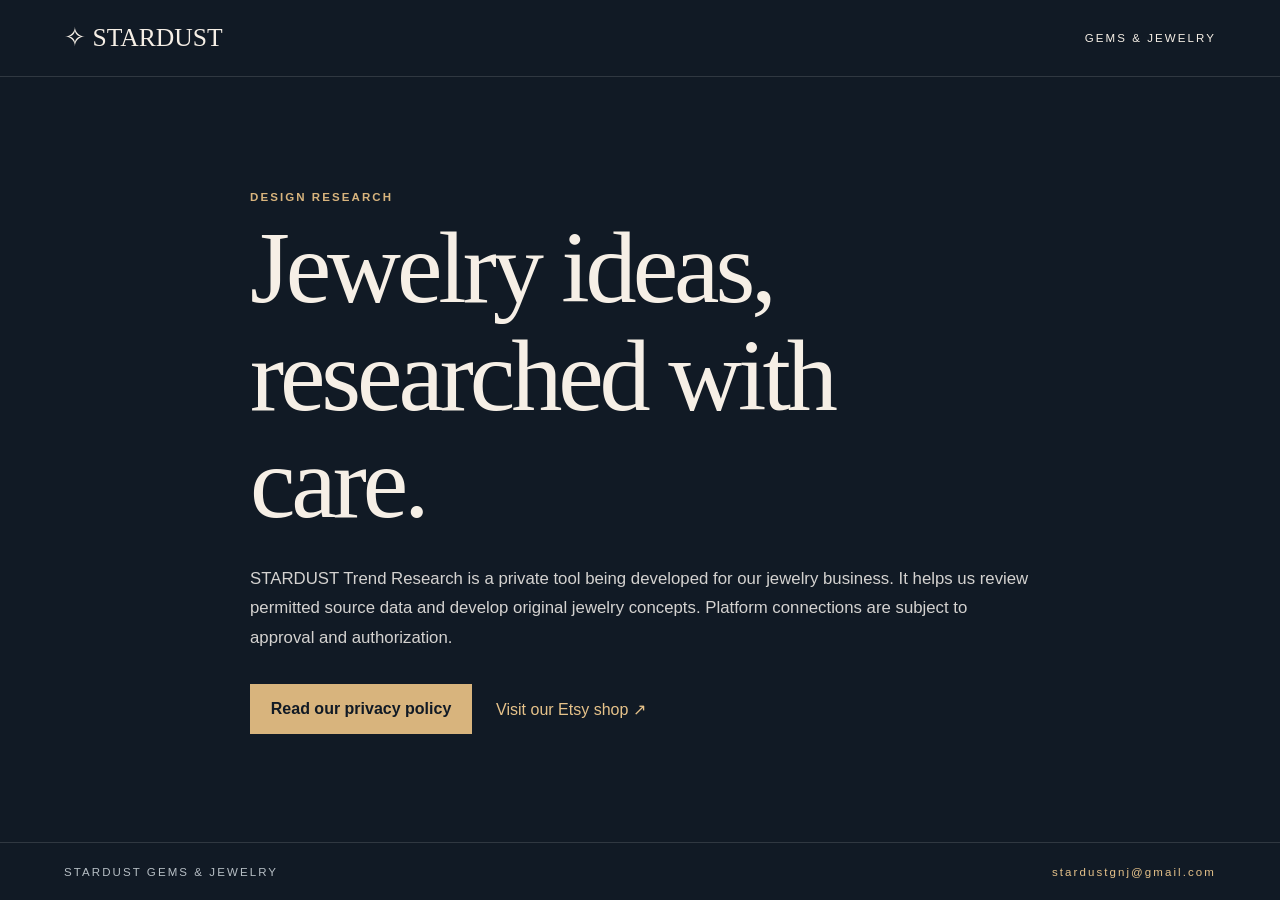
<file: index.html>
<!doctype html>
<html lang="en">
<head>
  <meta charset="utf-8">
  <meta name="viewport" content="width=device-width, initial-scale=1">
  <meta name="description" content="STARDUST GEMS & JEWELRY's private design research tool and privacy information.">
  <title>STARDUST GEMS & JEWELRY</title>
  <link rel="stylesheet" href="styles.css">
</head>
<body>
  <header class="site-header"><a class="brand" href="./">✧ STARDUST</a><span>GEMS & JEWELRY</span></header>
  <main class="hero">
    <p class="eyebrow">DESIGN RESEARCH</p>
    <h1>Jewelry ideas, researched with care.</h1>
    <p>STARDUST Trend Research is a private tool being developed for our jewelry business. It helps us review permitted source data and develop original jewelry concepts. Platform connections are subject to approval and authorization.</p>
    <div class="actions"><a class="primary" href="privacy.html">Read our privacy policy</a><a href="https://stardustgemsjewels.etsy.com" rel="noopener noreferrer">Visit our Etsy shop ↗</a></div>
  </main>
  <footer><span>STARDUST GEMS & JEWELRY</span><a href="mailto:stardustgnj@gmail.com">stardustgnj@gmail.com</a></footer>
</body>
</html>
</file>
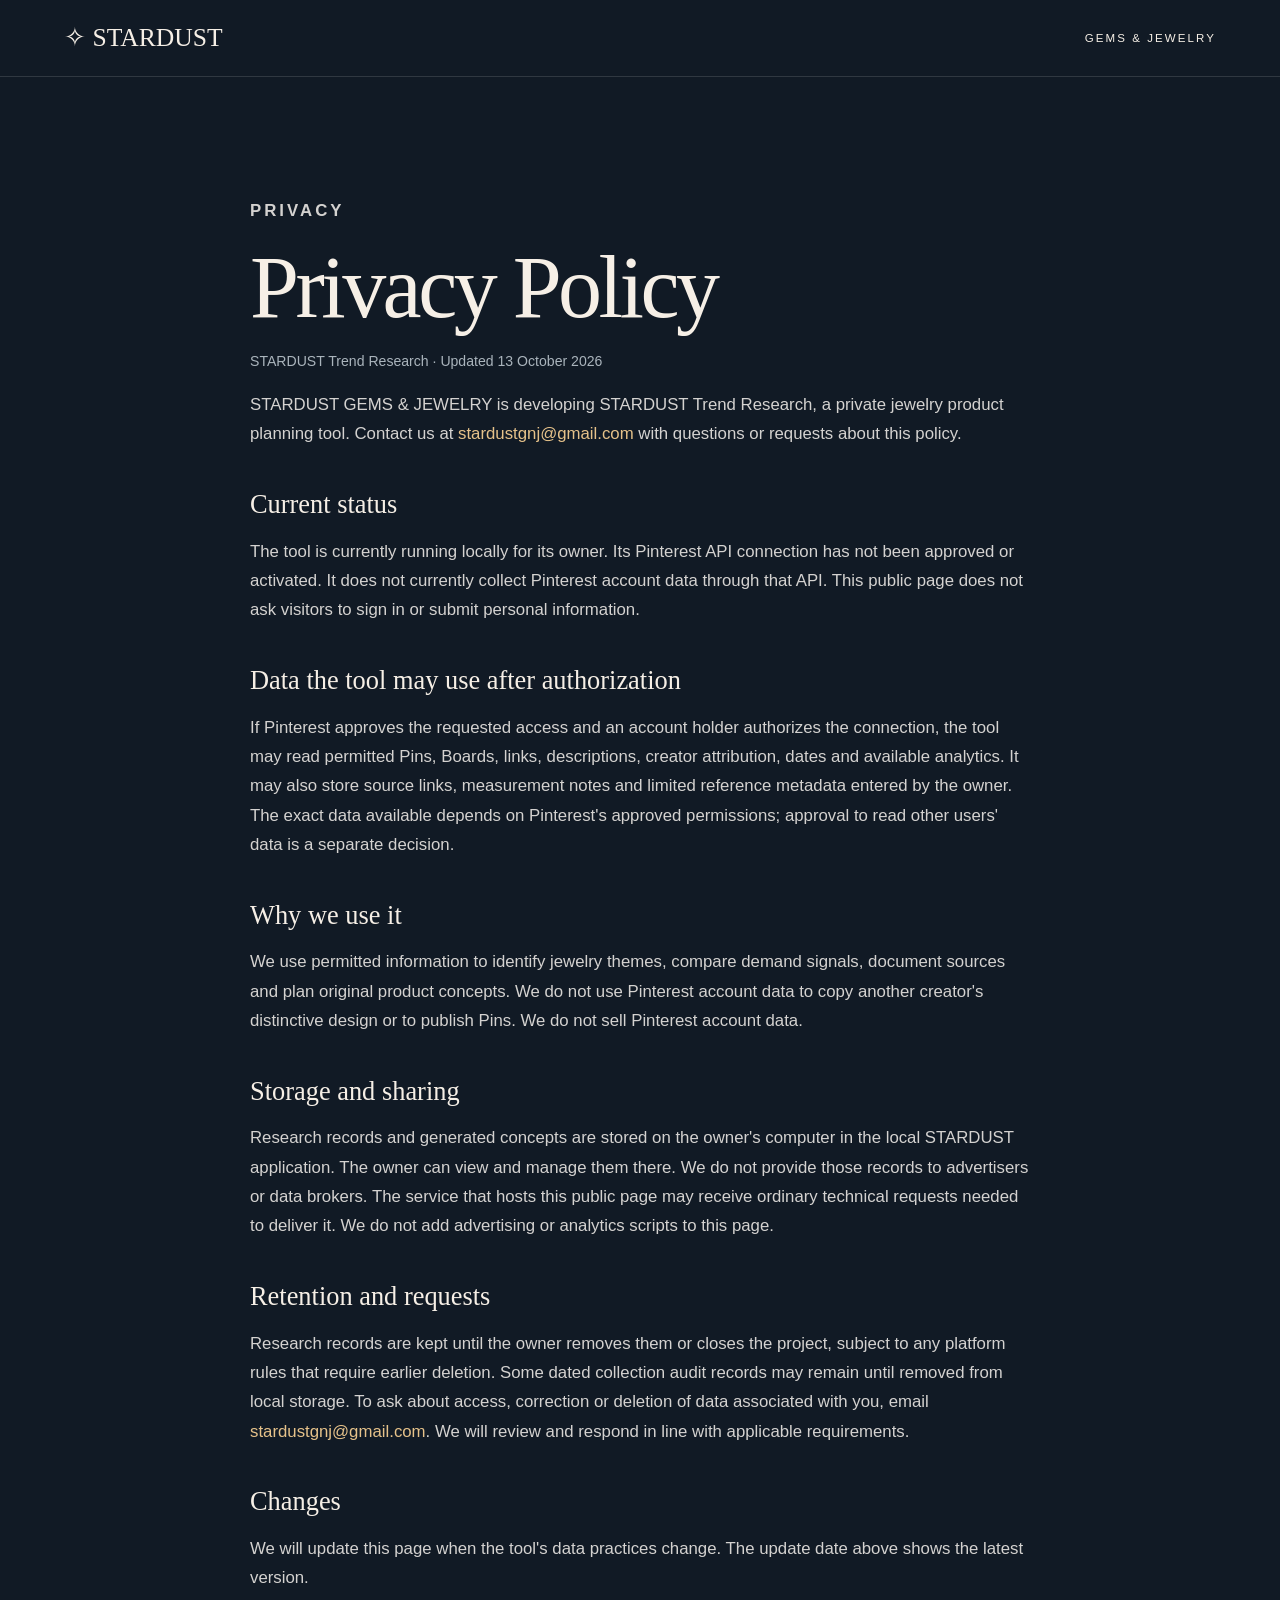
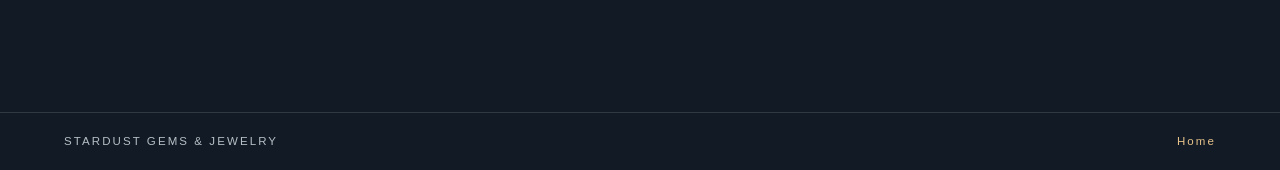
<file: privacy.html>
<!doctype html>
<html lang="en">
<head>
  <meta charset="utf-8">
  <meta name="viewport" content="width=device-width, initial-scale=1">
  <meta name="description" content="Privacy policy for STARDUST Trend Research.">
  <title>Privacy Policy — STARDUST Trend Research</title>
  <link rel="stylesheet" href="styles.css">
</head>
<body>
  <header class="site-header"><a class="brand" href="./">✧ STARDUST</a><span>GEMS & JEWELRY</span></header>
  <main class="policy">
    <p class="eyebrow">PRIVACY</p>
    <h1>Privacy Policy</h1>
    <p class="updated">STARDUST Trend Research · Updated 13 October 2026</p>
    <p>STARDUST GEMS & JEWELRY is developing STARDUST Trend Research, a private jewelry product planning tool. Contact us at <a href="mailto:stardustgnj@gmail.com">stardustgnj@gmail.com</a> with questions or requests about this policy.</p>

    <h2>Current status</h2>
    <p>The tool is currently running locally for its owner. Its Pinterest API connection has not been approved or activated. It does not currently collect Pinterest account data through that API. This public page does not ask visitors to sign in or submit personal information.</p>

    <h2>Data the tool may use after authorization</h2>
    <p>If Pinterest approves the requested access and an account holder authorizes the connection, the tool may read permitted Pins, Boards, links, descriptions, creator attribution, dates and available analytics. It may also store source links, measurement notes and limited reference metadata entered by the owner. The exact data available depends on Pinterest's approved permissions; approval to read other users' data is a separate decision.</p>

    <h2>Why we use it</h2>
    <p>We use permitted information to identify jewelry themes, compare demand signals, document sources and plan original product concepts. We do not use Pinterest account data to copy another creator's distinctive design or to publish Pins. We do not sell Pinterest account data.</p>

    <h2>Storage and sharing</h2>
    <p>Research records and generated concepts are stored on the owner's computer in the local STARDUST application. The owner can view and manage them there. We do not provide those records to advertisers or data brokers. The service that hosts this public page may receive ordinary technical requests needed to deliver it. We do not add advertising or analytics scripts to this page.</p>

    <h2>Retention and requests</h2>
    <p>Research records are kept until the owner removes them or closes the project, subject to any platform rules that require earlier deletion. Some dated collection audit records may remain until removed from local storage. To ask about access, correction or deletion of data associated with you, email <a href="mailto:stardustgnj@gmail.com">stardustgnj@gmail.com</a>. We will review and respond in line with applicable requirements.</p>

    <h2>Changes</h2>
    <p>We will update this page when the tool's data practices change. The update date above shows the latest version.</p>
  </main>
  <footer><span>STARDUST GEMS & JEWELRY</span><a href="./">Home</a></footer>
</body>
</html>
</file>
<file: styles.css>
:root{font-family:Inter,Arial,sans-serif;color:#f6efe6;background:#111a25;font-synthesis:none}*{box-sizing:border-box}body{margin:0;min-height:100vh;display:flex;flex-direction:column}a{color:#e6c28a;text-decoration:none}a:hover{text-decoration:underline}.site-header,footer{display:flex;justify-content:space-between;align-items:center;gap:1rem;padding:1.4rem clamp(1.25rem,5vw,4rem)}.site-header{border-bottom:1px solid #ffffff21}.site-header span,.eyebrow,footer{font-size:.72rem;letter-spacing:.18em}.brand{font-family:Georgia,serif;font-size:1.6rem;color:#f6efe6}.hero,.policy{width:min(100% - 2.5rem,780px);margin:clamp(3rem,8vw,7rem) auto;flex:1}.eyebrow{color:#d8b47d;font-weight:700}.hero h1,.policy h1{font-family:Georgia,serif;font-weight:400;line-height:1.05;letter-spacing:-.04em}.hero h1{font-size:clamp(3.2rem,8vw,6.8rem);max-width:800px;margin:.7rem 0 1.7rem}.policy h1{font-size:clamp(3rem,7vw,5.5rem);margin:.7rem 0}.hero p:not(.eyebrow),.policy p{font-size:1.05rem;line-height:1.75;color:#d4d2d0}.actions{display:flex;align-items:center;gap:1.5rem;flex-wrap:wrap;margin-top:2rem}.primary{display:inline-block;padding:1rem 1.3rem;background:#d8b47d;color:#111a25;font-weight:700}.updated{color:#aab4bc!important;font-size:.88rem!important}.policy h2{font-family:Georgia,serif;font-size:1.65rem;font-weight:400;margin-top:2.5rem;margin-bottom:.5rem}footer{border-top:1px solid #ffffff21;color:#b6bec4}@media(max-width:520px){.site-header span{display:none}footer{align-items:flex-start;flex-direction:column}.hero{margin-top:3rem}}
</file>
